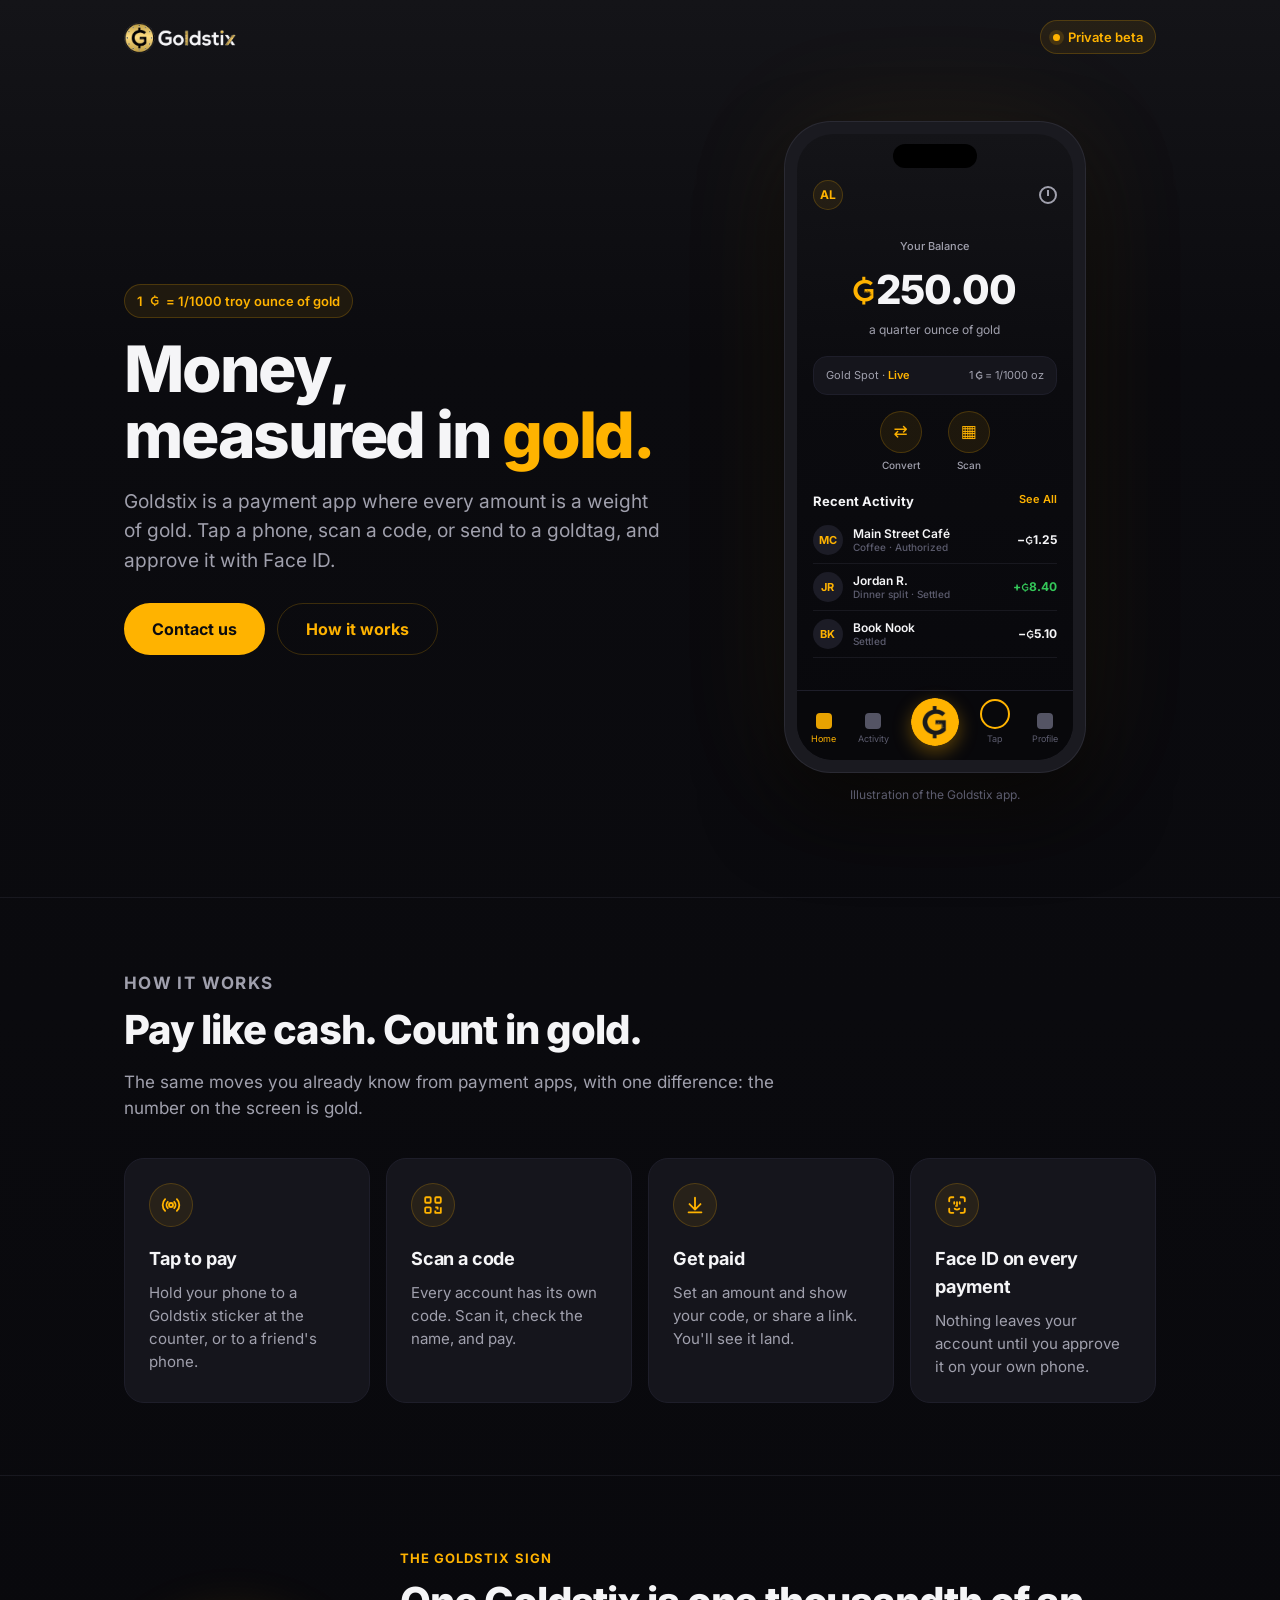
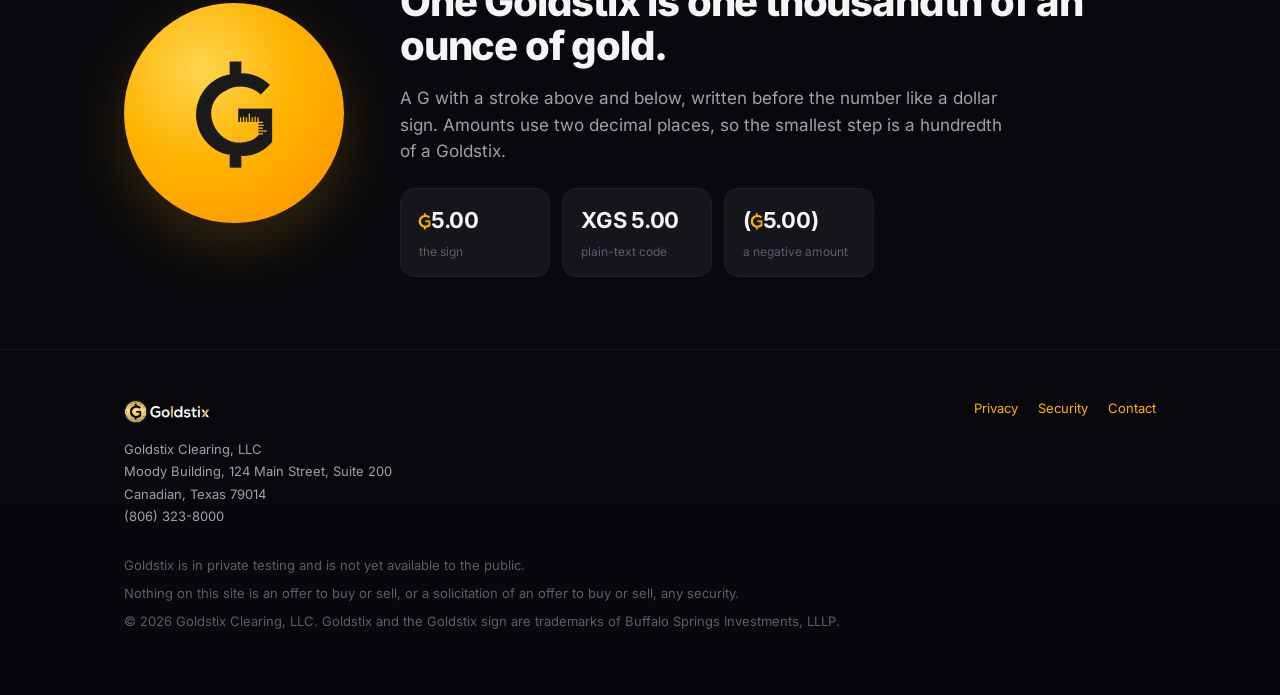
<file: index.html>
<!doctype html>
<html lang="en">
<head>
<meta charset="utf-8">
<meta name="viewport" content="width=device-width, initial-scale=1, viewport-fit=cover">
<title>Goldstix — Pay in gold</title>
<meta name="description" content="Goldstix is a payment app where every amount is measured in gold. One Goldstix (G) is one thousandth of a troy ounce.">
<meta name="theme-color" content="#0B0B0F">
<meta property="og:type" content="website">
<meta property="og:site_name" content="Goldstix">
<meta property="og:title" content="Goldstix — Pay in gold">
<meta property="og:description" content="Tap, scan, or send. Every amount measured in gold: 1 G = 1/1000 troy ounce.">
<meta property="og:url" content="https://goldstix.com/">
<meta property="og:image" content="https://goldstix.com/assets/img/og.png">
<meta name="twitter:card" content="summary_large_image">
<link rel="icon" href="/favicon.png">
<link rel="apple-touch-icon" href="/apple-touch-icon.png">
<link rel="preload" href="/assets/fonts/Goldstix-Symbol.woff2" as="font" type="font/woff2" crossorigin>
<link rel="preload" href="/assets/fonts/Inter_800ExtraBold.woff2" as="font" type="font/woff2" crossorigin>
<link rel="stylesheet" href="/site.css">
</head>
<body>

<div class="wrap">
  <header class="top">
    <a class="logo" href="/" aria-label="Goldstix home"><img src="/assets/img/logo-dark-600.png" alt="Goldstix" width="600" height="177"></a>
    <span class="pill"><span class="dot"></span>Private beta</span>
  </header>

  <section class="hero">
    <div>
      <span class="pill">1 <span class="g">&#xF3E8;</span> = 1/1000 troy ounce of gold</span>
      <h1>Money,<br>measured in <em>gold.</em></h1>
      <p class="lede">Goldstix is a payment app where every amount is a weight of gold. Tap a phone, scan a code, or send to a goldtag, and approve it with Face ID.</p>
      <div class="ctas">
        <a class="btn" href="mailto:ryan@goldstix.com?subject=Goldstix">Contact us</a>
        <a class="btn ghost" href="#how">How it works</a>
      </div>
    </div>

    <div>
      <div class="phone" aria-hidden="true">
        <div class="screen">
          <div class="s-head"><div class="s-avatar">AL</div><div class="s-clock"></div></div>
          <div class="s-bal">
            <small>Your Balance</small>
            <div class="s-amt"><span class="g">&#xF3E8;</span>250.00</div>
            <div class="s-sub">a quarter ounce of gold</div>
          </div>
          <div class="s-banner"><span>Gold Spot · <b>Live</b></span><span>1 <span class="g">&#xF3E8;</span> = 1/1000 oz</span></div>
          <div class="s-actions">
            <div class="s-act"><i>&#8644;</i>Convert</div>
            <div class="s-act"><i>&#9638;</i>Scan</div>
          </div>
          <div class="s-title">Recent Activity <span>See All</span></div>
          <div class="s-row"><div class="av">MC</div><div class="who">Main Street Café<small>Coffee · Authorized</small></div><div class="amt">&minus;<span class="g">&#xF3E8;</span>1.25</div></div>
          <div class="s-row"><div class="av">JR</div><div class="who">Jordan R.<small>Dinner split · Settled</small></div><div class="amt in">+<span class="g">&#xF3E8;</span>8.40</div></div>
          <div class="s-row"><div class="av">BK</div><div class="who">Book Nook<small>Settled</small></div><div class="amt">&minus;<span class="g">&#xF3E8;</span>5.10</div></div>
          <div class="s-tabs">
            <div class="s-tab on"><div class="ic"></div>Home</div>
            <div class="s-tab"><div class="ic"></div>Activity</div>
            <img class="s-wheel" src="/assets/img/g-wheel.png" alt="">
            <div class="s-tab"><div class="s-tap"></div>Tap</div>
            <div class="s-tab"><div class="ic"></div>Profile</div>
          </div>
        </div>
      </div>
      <p class="caption">Illustration of the Goldstix app.</p>
    </div>
  </section>
</div>

<section class="section" id="how">
  <div class="wrap">
    <p class="kicker">How it works</p>
    <h2>Pay like cash. Count in gold.</h2>
    <p>The same moves you already know from payment apps, with one difference: the number on the screen is gold.</p>
    <div class="cards">
      <div class="card">
        <div class="ico"><svg viewBox="0 0 24 24" fill="none" stroke="currentColor" stroke-width="2" stroke-linecap="round"><circle cx="12" cy="12" r="2.2"/><path d="M8.5 8.5a5 5 0 0 0 0 7M15.5 8.5a5 5 0 0 1 0 7M5.6 5.6a9 9 0 0 0 0 12.8M18.4 5.6a9 9 0 0 1 0 12.8"/></svg></div>
        <h3>Tap to pay</h3>
        <p>Hold your phone to a Goldstix sticker at the counter, or to a friend's phone.</p>
      </div>
      <div class="card">
        <div class="ico"><svg viewBox="0 0 24 24" fill="none" stroke="currentColor" stroke-width="2" stroke-linejoin="round"><rect x="3.5" y="3.5" width="6" height="6" rx="1"/><rect x="14.5" y="3.5" width="6" height="6" rx="1"/><rect x="3.5" y="14.5" width="6" height="6" rx="1"/><path d="M14.5 14.5h2.5v2.5M20.5 14.5v6h-6v-2.5"/></svg></div>
        <h3>Scan a code</h3>
        <p>Every account has its own code. Scan it, check the name, and pay.</p>
      </div>
      <div class="card">
        <div class="ico"><svg viewBox="0 0 24 24" fill="none" stroke="currentColor" stroke-width="2" stroke-linecap="round" stroke-linejoin="round"><path d="M12 4v13M6 11l6 6 6-6M5 20h14"/></svg></div>
        <h3>Get paid</h3>
        <p>Set an amount and show your code, or share a link. You'll see it land.</p>
      </div>
      <div class="card">
        <div class="ico"><svg viewBox="0 0 24 24" fill="none" stroke="currentColor" stroke-width="2" stroke-linecap="round" stroke-linejoin="round"><path d="M8 3.5H5.5a2 2 0 0 0-2 2V8M16 3.5h2.5a2 2 0 0 1 2 2V8M8 20.5H5.5a2 2 0 0 1-2-2V16M16 20.5h2.5a2 2 0 0 0 2-2V16M9 9v1.5M15 9v1.5M12 9v4h-1M9.5 16a4 4 0 0 0 5 0"/></svg></div>
        <h3>Face ID on every payment</h3>
        <p>Nothing leaves your account until you approve it on your own phone.</p>
      </div>
    </div>
  </div>
</section>

<section class="section">
  <div class="wrap sign">
    <div class="big" aria-hidden="true"><span class="g">&#xF3E8;</span></div>
    <div>
      <p class="kicker">The Goldstix sign</p>
      <h2>One Goldstix is one thousandth of an ounce of gold.</h2>
      <p style="color:var(--text-2);font-size:17px;max-width:36em">A G with a stroke above and below, written before the number like a dollar sign. Amounts use two decimal places, so the smallest step is a hundredth of a Goldstix.</p>
      <div class="notation">
        <div><b><span class="g">&#xF3E8;</span>5.00</b><small>the sign</small></div>
        <div><b>XGS 5.00</b><small>plain-text code</small></div>
        <div><b>(<span class="g">&#xF3E8;</span>5.00)</b><small>a negative amount</small></div>
      </div>
    </div>
  </div>
</section>

<footer>
  <div class="wrap">
    <div class="cols">
      <div>
        <a class="logo" href="/"><img src="/assets/img/logo-dark-600.png" alt="Goldstix" width="600" height="177"></a>
        <address>Goldstix Clearing, LLC<br>Moody Building, 124 Main Street, Suite 200<br>Canadian, Texas 79014<br>(806) 323-8000</address>
      </div>
      <nav>
        <a href="/privacy">Privacy</a>
        <a href="/security">Security</a>
        <a href="mailto:ryan@goldstix.com">Contact</a>
      </nav>
    </div>
    <div class="fine">
      <p>Goldstix is in private testing and is not yet available to the public.</p>
      <p>Nothing on this site is an offer to buy or sell, or a solicitation of an offer to buy or sell, any security.</p>
      <p>© 2026 Goldstix Clearing, LLC. Goldstix and the Goldstix sign are trademarks of Buffalo Springs Investments, LLLP.</p>
    </div>
  </div>
</footer>

</body>
</html>
</file>
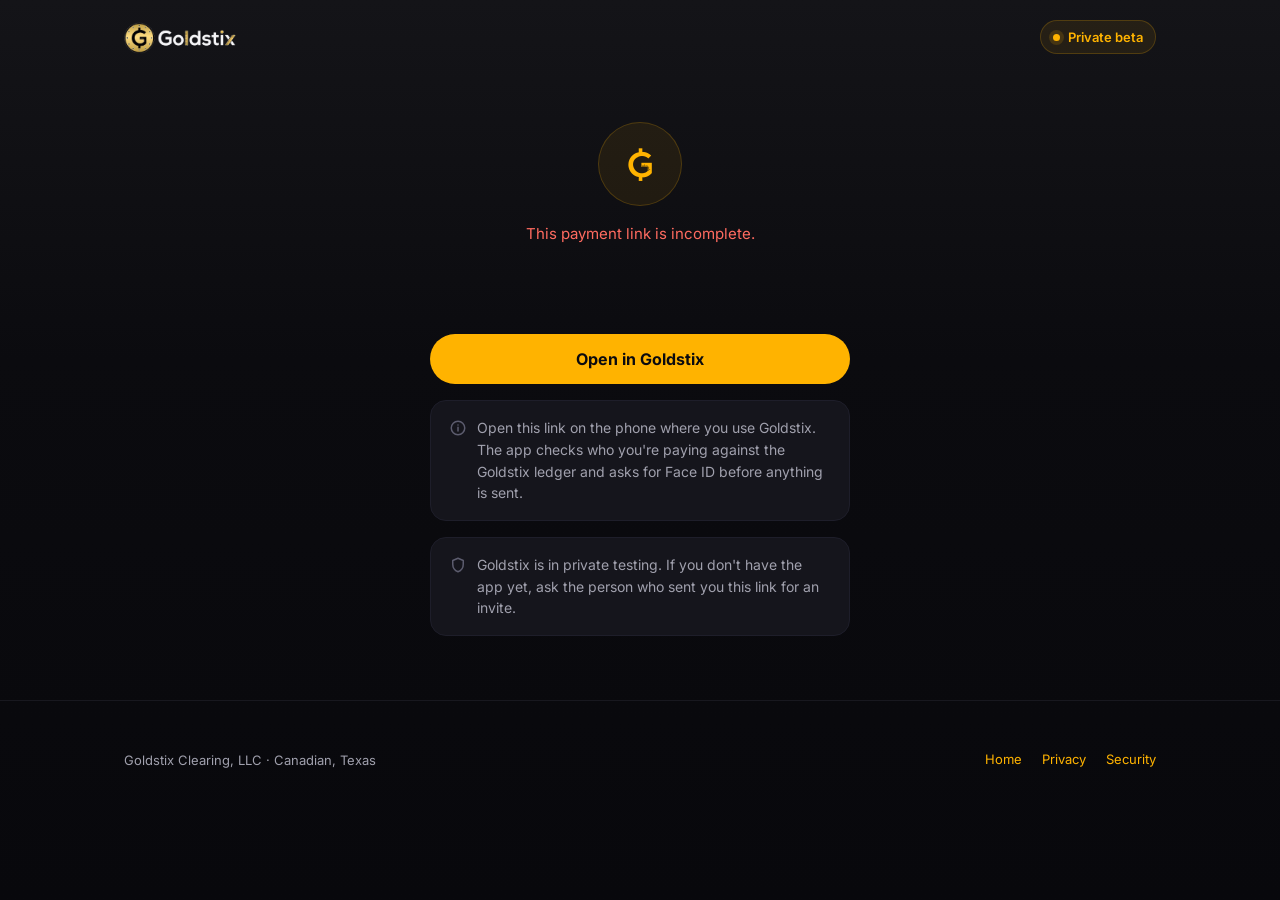
<file: pay/index.html>
<!doctype html>
<html lang="en">
<head>
<meta charset="utf-8">
<meta name="viewport" content="width=device-width, initial-scale=1, viewport-fit=cover">
<title>Pay with Goldstix</title>
<meta name="theme-color" content="#0B0B0F">
<meta name="robots" content="noindex">
<meta property="og:title" content="Pay with Goldstix">
<meta property="og:description" content="Open this link on your phone to pay in Goldstix.">
<meta property="og:image" content="https://goldstix.com/assets/img/og.png">
<link rel="icon" href="/favicon.png">
<link rel="apple-touch-icon" href="/apple-touch-icon.png">
<link rel="preload" href="/assets/fonts/Goldstix-Symbol.woff2" as="font" type="font/woff2" crossorigin>
<link rel="stylesheet" href="/site.css">
</head>
<body>
<div class="wrap">
  <header class="top">
    <a class="logo" href="/" aria-label="Goldstix home"><img src="/assets/img/logo-dark-600.png" alt="Goldstix" width="600" height="177"></a>
    <span class="pill"><span class="dot"></span>Private beta</span>
  </header>

  <!-- Mirrors PayConfirmScreen. Served at goldstix.com/pay?to=..&tag=..[&amt=..&memo=..&n=..&exp=..].
       When the Goldstix app is installed, iOS/Android open the app on this URL (universal link /
       App Link) and this page never shows. It appears only in a browser without the app. -->
  <main class="paybox">
    <div class="avatar"><span class="g">&#xF3E8;</span></div>
    <div class="to" id="to">Pay with Goldstix</div>
    <div class="tag" id="tag" hidden></div>
    <div class="amount" id="amount" hidden></div>
    <div class="memo" id="memo" hidden></div>

    <a class="btn" id="open" href="/">Open in Goldstix</a>

    <div class="note" id="note">
      <svg viewBox="0 0 24 24" fill="none" stroke="currentColor" stroke-width="2" stroke-linecap="round"><circle cx="12" cy="12" r="9"/><path d="M12 11v5M12 8h.01"/></svg>
      <span id="noteText">Open this link on the phone where you use Goldstix. The app checks who you're paying against the Goldstix ledger and asks for Face ID before anything is sent.</span>
    </div>
    <div class="note">
      <svg viewBox="0 0 24 24" fill="none" stroke="currentColor" stroke-width="2" stroke-linecap="round" stroke-linejoin="round"><path d="M12 3l7 3v5c0 4.5-3 8.5-7 10-4-1.5-7-5.5-7-10V6l7-3z"/></svg>
      <span>Goldstix is in private testing. If you don't have the app yet, ask the person who sent you this link for an invite.</span>
    </div>
  </main>
</div>

<footer>
  <div class="wrap">
    <div class="cols">
      <address>Goldstix Clearing, LLC · Canadian, Texas</address>
      <nav><a href="/">Home</a><a href="/privacy">Privacy</a><a href="/security">Security</a></nav>
    </div>
  </div>
</footer>

<script>
(function () {
  var G = '';
  var q = window.location.search || '';
  var p = new URLSearchParams(q);
  var to = p.get('to');
  var tag = (p.get('tag') || '').replace(/^\$/, '');
  var amt = parseFloat(p.get('amt'));
  var memo = p.get('memo');
  var exp = parseInt(p.get('exp'), 10);

  function sym() { var s = document.createElement('span'); s.className = 'g'; s.textContent = G; return s; }
  function show(id) { var el = document.getElementById(id); el.hidden = false; return el; }

  if (tag) {
    document.getElementById('to').textContent = 'Pay';
    var t = show('tag'); t.appendChild(sym()); t.appendChild(document.createTextNode(tag));
  }
  if (amt > 0) {
    var a = show('amount'); a.appendChild(sym());
    a.appendChild(document.createTextNode(amt.toLocaleString(undefined, { minimumFractionDigits: 2, maximumFractionDigits: 2 })));
  }
  if (memo) show('memo').textContent = memo.slice(0, 100);

  var open = document.getElementById('open');
  if (!to) {
    document.getElementById('to').textContent = 'This payment link is incomplete.';
    document.getElementById('to').className = 'to err';
    open.hidden = true;
    return;
  }
  if (exp && Date.now() > exp * 1000) {
    document.getElementById('noteText').textContent = 'This payment code has expired. Ask for a fresh one.';
    document.getElementById('noteText').className = 'err';
    open.hidden = true;
    return;
  }

  // Hand off to the app's custom scheme (same query). Only auto-try on phones;
  // a desktop browser would just show an error for an unknown scheme.
  var deep = 'goldstix://pay' + q;
  open.setAttribute('href', deep);
  if (/iPhone|iPad|Android/i.test(navigator.userAgent)) {
    setTimeout(function () { window.location.href = deep; }, 400);
  }
})();
</script>
</body>
</html>
</file>
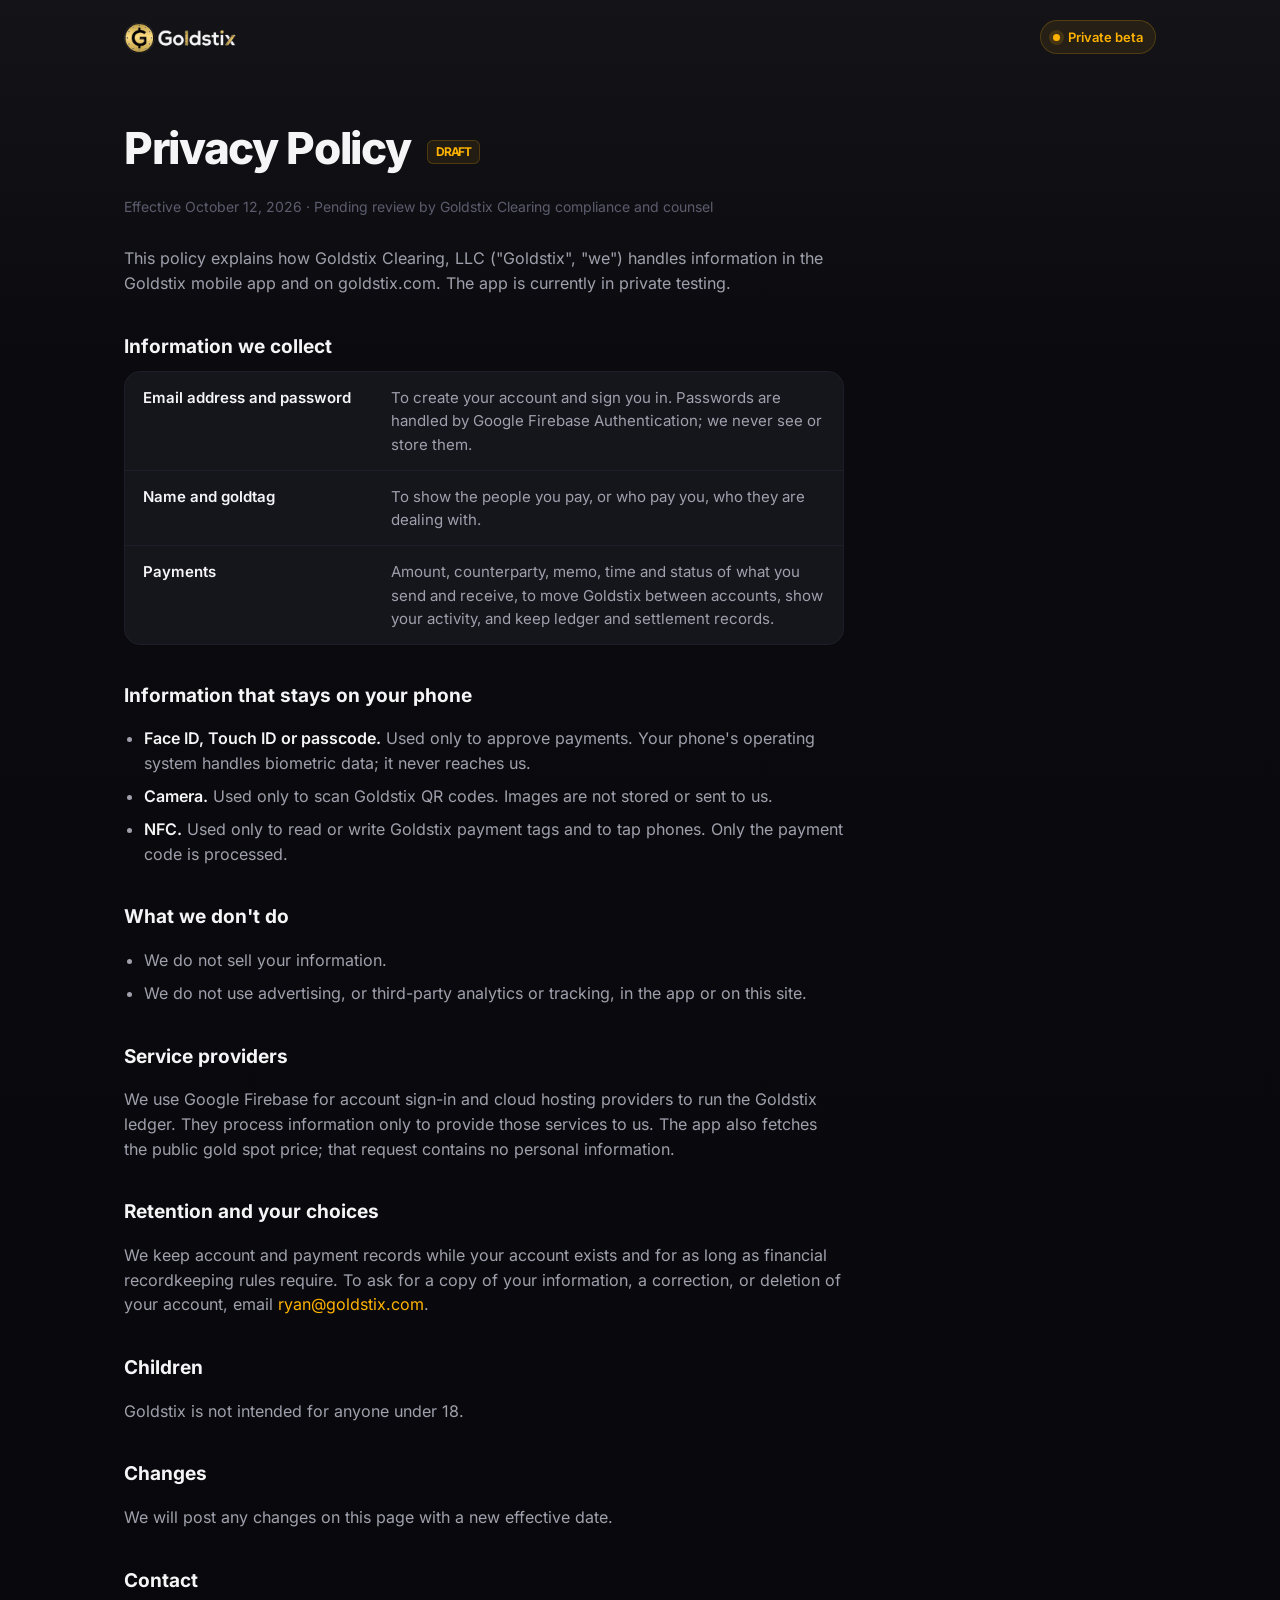
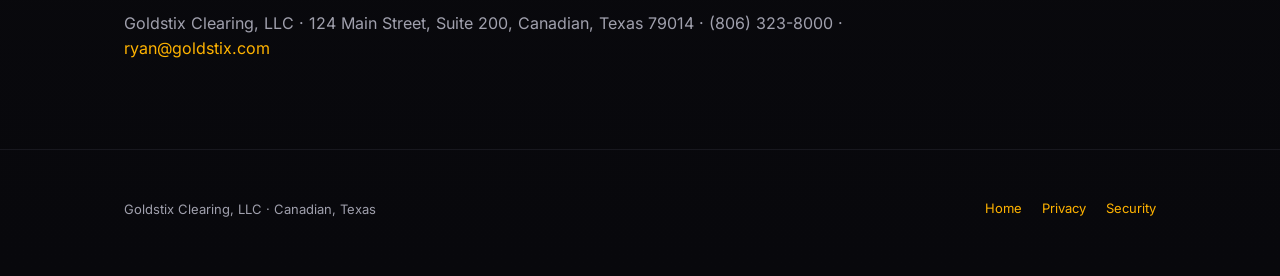
<file: privacy/index.html>
<!doctype html>
<html lang="en">
<head>
<meta charset="utf-8">
<meta name="viewport" content="width=device-width, initial-scale=1, viewport-fit=cover">
<title>Privacy Policy — Goldstix</title>
<meta name="description" content="How Goldstix handles your information.">
<meta name="theme-color" content="#0B0B0F">
<link rel="icon" href="/favicon.png">
<link rel="apple-touch-icon" href="/apple-touch-icon.png">
<link rel="stylesheet" href="/site.css">
</head>
<body>
<div class="wrap">
  <header class="top">
    <a class="logo" href="/" aria-label="Goldstix home"><img src="/assets/img/logo-dark-600.png" alt="Goldstix" width="600" height="177"></a>
    <span class="pill"><span class="dot"></span>Private beta</span>
  </header>

  <main class="doc">
    <h1>Privacy Policy <span class="draft">DRAFT</span></h1>
    <p class="meta">Effective October 12, 2026 · Pending review by Goldstix Clearing compliance and counsel</p>

    <p>This policy explains how Goldstix Clearing, LLC ("Goldstix", "we") handles information in the Goldstix mobile app and on goldstix.com. The app is currently in private testing.</p>

    <h2>Information we collect</h2>
    <div class="table">
      <div class="row"><b>Email address and password</b><span>To create your account and sign you in. Passwords are handled by Google Firebase Authentication; we never see or store them.</span></div>
      <div class="row"><b>Name and goldtag</b><span>To show the people you pay, or who pay you, who they are dealing with.</span></div>
      <div class="row"><b>Payments</b><span>Amount, counterparty, memo, time and status of what you send and receive, to move Goldstix between accounts, show your activity, and keep ledger and settlement records.</span></div>
    </div>

    <h2>Information that stays on your phone</h2>
    <ul>
      <li><strong>Face ID, Touch ID or passcode.</strong> Used only to approve payments. Your phone's operating system handles biometric data; it never reaches us.</li>
      <li><strong>Camera.</strong> Used only to scan Goldstix QR codes. Images are not stored or sent to us.</li>
      <li><strong>NFC.</strong> Used only to read or write Goldstix payment tags and to tap phones. Only the payment code is processed.</li>
    </ul>

    <h2>What we don't do</h2>
    <ul>
      <li>We do not sell your information.</li>
      <li>We do not use advertising, or third-party analytics or tracking, in the app or on this site.</li>
    </ul>

    <h2>Service providers</h2>
    <p>We use Google Firebase for account sign-in and cloud hosting providers to run the Goldstix ledger. They process information only to provide those services to us. The app also fetches the public gold spot price; that request contains no personal information.</p>

    <h2>Retention and your choices</h2>
    <p>We keep account and payment records while your account exists and for as long as financial recordkeeping rules require. To ask for a copy of your information, a correction, or deletion of your account, email <a href="mailto:ryan@goldstix.com">ryan@goldstix.com</a>.</p>

    <h2>Children</h2>
    <p>Goldstix is not intended for anyone under 18.</p>

    <h2>Changes</h2>
    <p>We will post any changes on this page with a new effective date.</p>

    <h2>Contact</h2>
    <p>Goldstix Clearing, LLC · 124 Main Street, Suite 200, Canadian, Texas 79014 · (806) 323-8000 · <a href="mailto:ryan@goldstix.com">ryan@goldstix.com</a></p>
  </main>
</div>

<footer>
  <div class="wrap">
    <div class="cols">
      <address>Goldstix Clearing, LLC · Canadian, Texas</address>
      <nav><a href="/">Home</a><a href="/privacy">Privacy</a><a href="/security">Security</a></nav>
    </div>
  </div>
</footer>
</body>
</html>
</file>
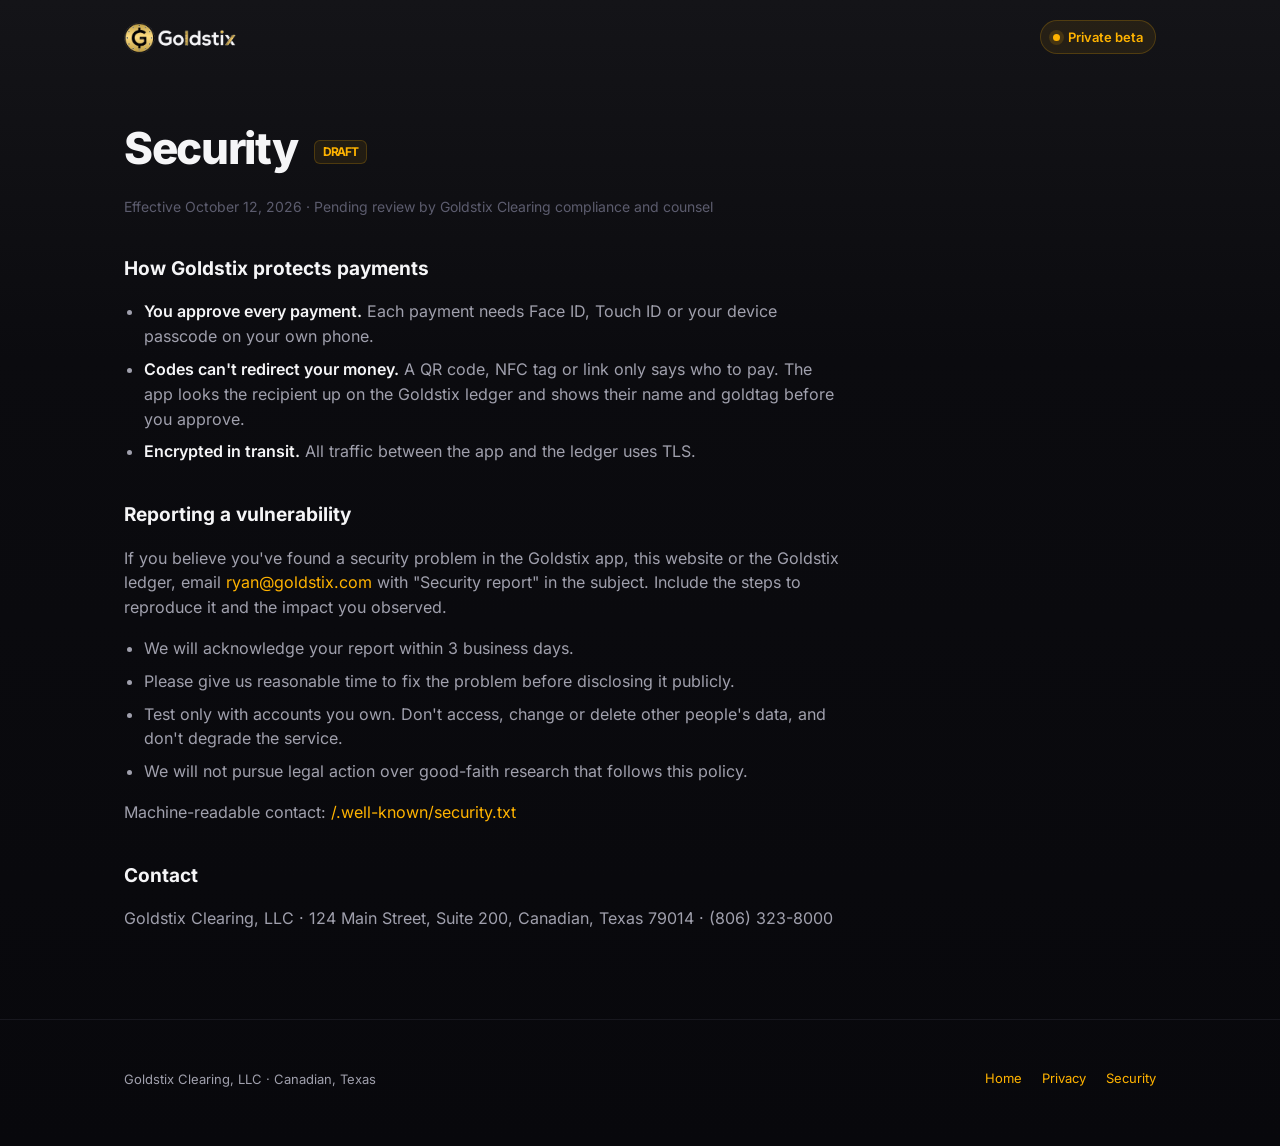
<file: security/index.html>
<!doctype html>
<html lang="en">
<head>
<meta charset="utf-8">
<meta name="viewport" content="width=device-width, initial-scale=1, viewport-fit=cover">
<title>Security — Goldstix</title>
<meta name="description" content="How Goldstix protects payments, and how to report a vulnerability.">
<meta name="theme-color" content="#0B0B0F">
<link rel="icon" href="/favicon.png">
<link rel="apple-touch-icon" href="/apple-touch-icon.png">
<link rel="stylesheet" href="/site.css">
</head>
<body>
<div class="wrap">
  <header class="top">
    <a class="logo" href="/" aria-label="Goldstix home"><img src="/assets/img/logo-dark-600.png" alt="Goldstix" width="600" height="177"></a>
    <span class="pill"><span class="dot"></span>Private beta</span>
  </header>

  <main class="doc">
    <h1>Security <span class="draft">DRAFT</span></h1>
    <p class="meta">Effective October 12, 2026 · Pending review by Goldstix Clearing compliance and counsel</p>

    <h2>How Goldstix protects payments</h2>
    <ul>
      <li><strong>You approve every payment.</strong> Each payment needs Face ID, Touch ID or your device passcode on your own phone.</li>
      <li><strong>Codes can't redirect your money.</strong> A QR code, NFC tag or link only says who to pay. The app looks the recipient up on the Goldstix ledger and shows their name and goldtag before you approve.</li>
      <li><strong>Encrypted in transit.</strong> All traffic between the app and the ledger uses TLS.</li>
    </ul>

    <h2>Reporting a vulnerability</h2>
    <p>If you believe you've found a security problem in the Goldstix app, this website or the Goldstix ledger, email <a href="mailto:ryan@goldstix.com?subject=Security%20report">ryan@goldstix.com</a> with "Security report" in the subject. Include the steps to reproduce it and the impact you observed.</p>
    <ul>
      <li>We will acknowledge your report within 3 business days.</li>
      <li>Please give us reasonable time to fix the problem before disclosing it publicly.</li>
      <li>Test only with accounts you own. Don't access, change or delete other people's data, and don't degrade the service.</li>
      <li>We will not pursue legal action over good-faith research that follows this policy.</li>
    </ul>
    <p>Machine-readable contact: <a href="/.well-known/security.txt">/.well-known/security.txt</a></p>

    <h2>Contact</h2>
    <p>Goldstix Clearing, LLC · 124 Main Street, Suite 200, Canadian, Texas 79014 · (806) 323-8000</p>
  </main>
</div>

<footer>
  <div class="wrap">
    <div class="cols">
      <address>Goldstix Clearing, LLC · Canadian, Texas</address>
      <nav><a href="/">Home</a><a href="/privacy">Privacy</a><a href="/security">Security</a></nav>
    </div>
  </div>
</footer>
</body>
</html>
</file>
<file: site.css>
/* Goldstix web: tokens mirror src/theme/colors.js in the app. */
@font-face { font-family: "Inter"; font-weight: 400; font-display: swap; src: url("/assets/fonts/Inter_400Regular.woff2") format("woff2"); }
@font-face { font-family: "Inter"; font-weight: 500; font-display: swap; src: url("/assets/fonts/Inter_500Medium.woff2") format("woff2"); }
@font-face { font-family: "Inter"; font-weight: 600; font-display: swap; src: url("/assets/fonts/Inter_600SemiBold.woff2") format("woff2"); }
@font-face { font-family: "Inter"; font-weight: 700; font-display: swap; src: url("/assets/fonts/Inter_700Bold.woff2") format("woff2"); }
@font-face { font-family: "Inter"; font-weight: 800; font-display: swap; src: url("/assets/fonts/Inter_800ExtraBold.woff2") format("woff2"); }
/* Salem's Goldstix sign, U+F3E8 (hex 3E8 = 1000). Symbol-only subset. */
@font-face { font-family: "Goldstix Symbol"; font-display: block; src: url("/assets/fonts/Goldstix-Symbol.woff2") format("woff2"); }

:root {
  --gold: #FFB300; --gold-light: #FFD54F; --gold-dark: #FF8F00;
  --gold-muted: rgba(255, 179, 0, 0.08); --gold-border: rgba(255, 179, 0, 0.20);
  --bg-top: #141418; --bg: #0B0B0F; --bg-bottom: #08080C;
  --card: #15151C; --elevated: #1C1C26;
  --text: #F5F5F7; --text-2: #A0A0AD; --muted: #5C5C6E;
  --green: #34C759; --border: #1E1E2A; --divider: #18181F;
  --radius: 20px;
}

* { box-sizing: border-box; }
html { -webkit-text-size-adjust: 100%; }
body {
  margin: 0; color: var(--text); font-family: "Inter", -apple-system, "Segoe UI", system-ui, sans-serif;
  background: var(--bg) linear-gradient(180deg, var(--bg-top) 0, var(--bg) 40vh, var(--bg-bottom) 100%) no-repeat;
  min-height: 100vh; line-height: 1.55; -webkit-font-smoothing: antialiased;
}
a { color: var(--gold); text-decoration: none; }
a:hover { text-decoration: underline; }
img { max-width: 100%; display: block; }

.g { font-family: "Goldstix Symbol"; font-weight: normal; line-height: 1; display: inline-block; }

.wrap { max-width: 1080px; margin: 0 auto; padding: 0 24px; }
@media (max-width: 480px) { .wrap { padding: 0 16px; } }

/* Header */
.top { display: flex; align-items: center; justify-content: space-between; padding: 20px 0; }
.top .logo img { height: 34px; width: auto; }
.pill {
  display: inline-flex; align-items: center; gap: 8px; font-size: 13px; font-weight: 600;
  color: var(--gold); background: var(--gold-muted); border: 1px solid var(--gold-border);
  padding: 6px 12px; border-radius: 999px; white-space: nowrap;
}
.pill .dot { width: 7px; height: 7px; border-radius: 50%; background: var(--gold); box-shadow: 0 0 0 4px rgba(255,179,0,.15); }

/* Buttons: same pill shape as the app's Pay / Next buttons */
.btn {
  display: inline-flex; align-items: center; justify-content: center; gap: 8px;
  font: 700 16px/1 "Inter", sans-serif; padding: 17px 28px; border-radius: 30px;
  background: var(--gold); color: var(--bg); border: 0; cursor: pointer;
}
.btn:hover { text-decoration: none; background: var(--gold-light); }
.btn.ghost { background: transparent; color: var(--gold); border: 1px solid var(--gold-border); }
.btn.ghost:hover { background: var(--gold-muted); }

/* Hero */
.hero { display: grid; grid-template-columns: 1.1fr 0.9fr; gap: 48px; align-items: center; padding: 48px 0 80px; }
.hero h1 { font-size: clamp(40px, 6vw, 64px); line-height: 1.04; letter-spacing: -0.035em; font-weight: 800; margin: 18px 0 18px; }
.hero h1 em { font-style: normal; color: var(--gold); }
.hero .lede { font-size: 19px; color: var(--text-2); max-width: 30em; margin: 0 0 28px; }
.hero .ctas { display: flex; gap: 12px; flex-wrap: wrap; }
@media (max-width: 860px) { .hero { grid-template-columns: 1fr; gap: 56px; padding-top: 24px; } }

/* Phone: a faithful miniature of HomeScreen */
.phone {
  width: 300px; max-width: 100%; margin: 0 auto; aspect-ratio: 9 / 19.5; border-radius: 46px; padding: 12px;
  background: #1a1a20; box-shadow: 0 0 0 1px #2a2a33, 0 40px 80px rgba(0,0,0,.55), 0 0 120px rgba(255,179,0,.08);
}
.screen {
  height: 100%; border-radius: 36px; overflow: hidden; position: relative; padding: 46px 16px 0;
  background: linear-gradient(180deg, var(--bg-top) 0, var(--bg) 40%, var(--bg-bottom) 100%);
  display: flex; flex-direction: column;
}
.screen::before { content: ""; position: absolute; top: 10px; left: 50%; transform: translateX(-50%); width: 84px; height: 24px; border-radius: 14px; background: #000; }
.s-head { display: flex; justify-content: space-between; align-items: center; }
.s-avatar { width: 30px; height: 30px; border-radius: 50%; background: var(--gold-muted); border: 1px solid var(--gold-border); color: var(--gold); font-size: 12px; font-weight: 700; display: grid; place-items: center; }
.s-clock { width: 18px; height: 18px; border-radius: 50%; border: 2px solid var(--text-2); position: relative; }
.s-clock::after { content: ""; position: absolute; left: 6px; top: 2px; width: 2px; height: 6px; background: var(--text-2); box-shadow: 2px 4px 0 -0px transparent; }
.s-bal { text-align: center; margin: 22px 0 16px; }
.s-bal small { color: var(--text-2); font-size: 11px; font-weight: 500; }
.s-amt { font-size: 40px; font-weight: 800; letter-spacing: -0.03em; display: flex; align-items: center; justify-content: center; gap: 4px; margin-top: 2px; }
.s-amt .g { color: var(--gold); font-size: 34px; }
.s-sub { color: var(--text-2); font-size: 12px; }
.s-banner { background: var(--card); border: 1px solid var(--border); border-radius: 14px; padding: 10px 12px; font-size: 11px; color: var(--text-2); display: flex; justify-content: space-between; }
.s-banner b { color: var(--gold); font-weight: 600; }
.s-actions { display: flex; justify-content: center; gap: 26px; margin: 16px 0 14px; }
.s-act { text-align: center; font-size: 10px; color: var(--text-2); font-weight: 500; }
.s-act i { display: grid; place-items: center; width: 42px; height: 42px; border-radius: 21px; background: var(--gold-muted); border: 1px solid var(--gold-border); color: var(--gold); font-style: normal; font-size: 17px; margin: 0 auto 5px; }
.s-title { font-size: 13px; font-weight: 700; margin: 4px 0 6px; display: flex; justify-content: space-between; }
.s-title span { color: var(--gold); font-weight: 600; font-size: 11px; }
.s-row { display: flex; align-items: center; gap: 10px; padding: 8px 0; border-bottom: 1px solid var(--divider); }
.s-row .av { width: 30px; height: 30px; border-radius: 50%; background: var(--elevated); color: var(--gold); font-size: 11px; font-weight: 700; display: grid; place-items: center; flex: none; }
.s-row .who { flex: 1; font-size: 12px; font-weight: 600; line-height: 1.25; }
.s-row .who small { display: block; color: var(--muted); font-weight: 500; font-size: 10px; }
.s-row .amt { font-size: 12px; font-weight: 700; display: flex; align-items: center; gap: 1px; }
.s-row .amt.in { color: var(--green); }
.s-row .amt .g { font-size: 11px; }
.s-tabs { margin-top: auto; display: flex; justify-content: space-around; align-items: flex-end; padding: 8px 4px 14px; border-top: 1px solid var(--border); background: rgba(8,8,12,.9); margin-left: -16px; margin-right: -16px; }
.s-tab { font-size: 9px; color: var(--muted); text-align: center; }
.s-tab.on { color: var(--gold); }
.s-tab .ic { width: 16px; height: 16px; margin: 0 auto 3px; border-radius: 4px; background: currentColor; opacity: .9; }
.s-wheel { width: 48px; height: 48px; margin-top: -22px; border-radius: 50%; box-shadow: 0 6px 18px rgba(255,179,0,.35); }
.s-tap { width: 30px; height: 30px; border-radius: 50%; border: 2px solid var(--gold); margin: 0 auto 3px; }
.caption { text-align: center; font-size: 12px; color: var(--muted); margin-top: 14px; }

/* Sections */
.section { padding: 72px 0; border-top: 1px solid var(--divider); }
.section h2 { font-size: clamp(28px, 4vw, 40px); letter-spacing: -0.03em; line-height: 1.1; margin: 0 0 12px; font-weight: 800; }
.section .kicker { color: var(--gold); font-size: 13px; font-weight: 700; letter-spacing: .08em; text-transform: uppercase; margin: 0 0 12px; }
.section > .wrap > p { color: var(--text-2); max-width: 40em; font-size: 17px; }
.cards { display: grid; grid-template-columns: repeat(4, 1fr); gap: 16px; margin-top: 36px; }
@media (max-width: 960px) { .cards { grid-template-columns: repeat(2, 1fr); } }
@media (max-width: 560px) { .cards { grid-template-columns: 1fr; } }
.card { background: var(--card); border: 1px solid var(--border); border-radius: var(--radius); padding: 24px; }
.card .ico { width: 44px; height: 44px; border-radius: 22px; background: var(--gold-muted); border: 1px solid var(--gold-border); display: grid; place-items: center; margin-bottom: 18px; color: var(--gold); }
.card .ico svg { width: 22px; height: 22px; }
.card .ico .g { font-size: 22px; }
.card h3 { font-size: 18px; margin: 0 0 8px; letter-spacing: -0.01em; }
.card p { color: var(--text-2); margin: 0; font-size: 15px; }

/* The sign */
.sign { display: grid; grid-template-columns: auto 1fr; gap: 56px; align-items: center; }
@media (max-width: 760px) { .sign { grid-template-columns: 1fr; gap: 32px; } }
.sign .big { width: 220px; height: 220px; border-radius: 50%; display: grid; place-items: center; background: radial-gradient(circle at 35% 30%, var(--gold-light), var(--gold) 45%, var(--gold-dark)); color: #1A1A1A; box-shadow: 0 20px 60px rgba(255,179,0,.18); }
.sign .big .g { font-size: 130px; }
.notation { display: flex; flex-wrap: wrap; gap: 12px; margin-top: 24px; }
.notation div { background: var(--card); border: 1px solid var(--border); border-radius: 14px; padding: 14px 18px; min-width: 150px; }
.notation b { display: flex; align-items: center; font-size: 22px; font-weight: 700; letter-spacing: -0.01em; }
.notation b .g { color: var(--gold); margin-right: 1px; font-size: 20px; }
.notation small { color: var(--muted); font-size: 12px; }

/* Footer */
footer { border-top: 1px solid var(--divider); padding: 48px 0 56px; color: var(--muted); font-size: 13px; }
footer .cols { display: flex; justify-content: space-between; gap: 32px; flex-wrap: wrap; }
footer .logo img { height: 26px; width: auto; margin-bottom: 14px; }
footer address { font-style: normal; color: var(--text-2); line-height: 1.7; }
footer nav { display: flex; gap: 20px; flex-wrap: wrap; }
footer .fine { margin-top: 28px; max-width: 60em; }
footer .fine p { margin: 0 0 8px; }

/* Document pages (privacy, security) */
.doc { max-width: 720px; padding: 32px 0 72px; }
.doc h1 { font-size: clamp(32px, 5vw, 44px); letter-spacing: -0.03em; margin: 8px 0 6px; font-weight: 800; }
.doc .meta { color: var(--muted); font-size: 14px; margin-bottom: 28px; }
.doc h2 { font-size: 19px; margin: 36px 0 10px; color: var(--text); }
.doc p, .doc li { color: var(--text-2); }
.doc ul { padding-left: 20px; }
.doc li { margin-bottom: 8px; }
.doc strong { color: var(--text); font-weight: 600; }
.doc .table { background: var(--card); border: 1px solid var(--border); border-radius: 16px; overflow: hidden; }
.doc .row { display: grid; grid-template-columns: 34% 1fr; gap: 16px; padding: 14px 18px; border-bottom: 1px solid var(--border); }
.doc .row:last-child { border-bottom: 0; }
.doc .row b { color: var(--text); font-weight: 600; font-size: 15px; }
.doc .row span { color: var(--text-2); font-size: 15px; }
@media (max-width: 560px) { .doc .row { grid-template-columns: 1fr; gap: 4px; } }
.draft { display: inline-block; font-size: 12px; font-weight: 700; color: var(--gold); background: var(--gold-muted); border: 1px solid var(--gold-border); border-radius: 6px; padding: 2px 8px; margin-left: 8px; vertical-align: middle; }

/* Pay page: mirrors PayConfirmScreen */
.paybox { max-width: 420px; margin: 0 auto; padding: 24px 0 64px; text-align: center; }
.paybox .avatar { width: 84px; height: 84px; border-radius: 50%; background: var(--gold-muted); border: 1px solid var(--gold-border); color: var(--gold); display: grid; place-items: center; margin: 24px auto 16px; }
.paybox .avatar .g { font-size: 40px; }
.paybox .to { font-size: 15px; color: var(--text-2); }
.paybox .tag { display: inline-flex; align-items: center; gap: 2px; font-size: 22px; font-weight: 700; color: var(--text); margin-top: 4px; }
.paybox .tag .g { font-size: 19px; color: var(--text-2); }
.paybox .amount { display: flex; align-items: center; justify-content: center; gap: 4px; margin-top: 28px; font-size: 56px; font-weight: 800; letter-spacing: -0.03em; }
.paybox .amount .g { color: var(--gold); font-size: 48px; }
.paybox .memo { color: var(--text-2); margin-top: 4px; }
.paybox .btn { width: 100%; margin-top: 36px; }
.paybox .note { background: var(--card); border: 1px solid var(--border); border-radius: 16px; padding: 16px 18px; color: var(--text-2); font-size: 14px; text-align: left; margin-top: 16px; display: flex; gap: 10px; }
.paybox .note svg { flex: none; width: 18px; height: 18px; color: var(--muted); margin-top: 2px; }
.paybox .err { color: #FF6B60; }
</file>
